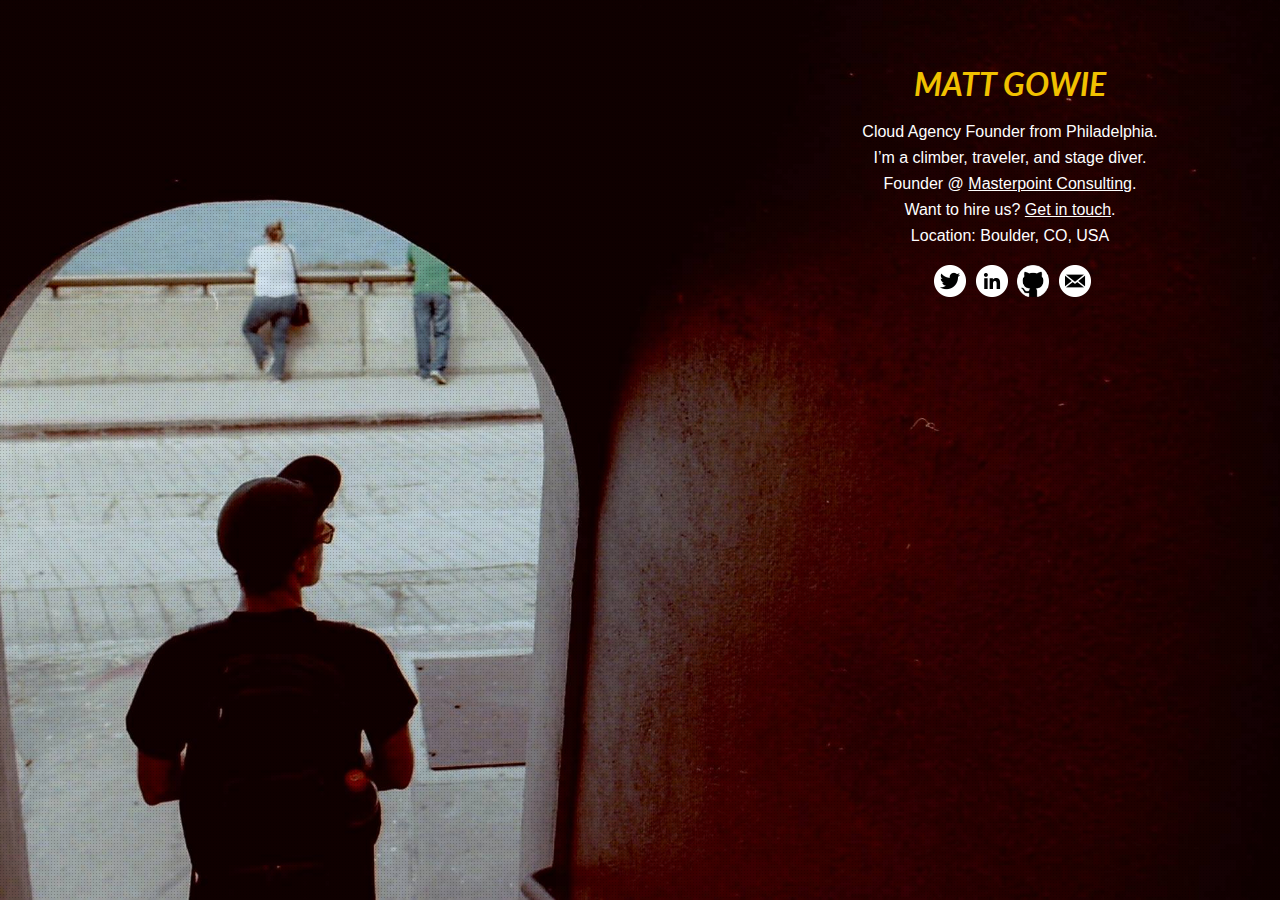
<file: index.html>
<!doctype html>
<html class="no-js" lang="">
  <head>
    <meta charset="utf-8">
    <meta http-equiv="X-UA-Compatible" content="IE=edge,chrome=1">

    <title>@Gowiem</title>
    <meta name="title" property="og:title" content="Personal website of Matt Gowie.">
    <meta name="description" property="og:description" content="Cloud Architect, Climber, Traveler, and Stage Diver.">
    <meta name="author" property="og:author" content="Matt Gowie">
    <meta name="type" property="og:type" content="Personal">
    <meta name="image" property="og:image" content="https://mattgowie.com/img/exit-32-headshot.jpg">

    <!-- Meta Tags Generated via http://heymeta.com -->
    <!-- Google / Search Engine Tags -->
    <meta itemprop="name" content="Personal website of Matt Gowie.">
    <meta itemprop="description" content="Cloud Architect, Climber, Traveler, and Stage Diver.">
    <meta itemprop="image" content="https://mattgowie.com/img/exit-32-headshot.jpg">

    <!-- Facebook Meta Tags -->
    <meta property="og:url" content="https://masterpoint.io">
    <meta property="og:title" content="Personal website of Matt Gowie.">
    <meta property="og:description" content="Cloud Architect, Climber, Traveler, and Stage Diver.">
    <meta property="og:image" content="https://mattgowie.com/img/exit-32-headshot.jpg">

    <!-- Twitter Meta Tags -->
    <meta name="twitter:card" content="summary_large_image">
    <meta name="twitter:title" content="Personal website of Matt Gowie.">
    <meta name="twitter:description" content="Cloud Architect, Climber, Traveler, and Stage Diver.">
    <meta name="twitter:image" content="https://mattgowie.com/img/exit-32-headshot.jpg">

    <meta name="viewport" content="width=device-width, initial-scale=1">

    <link rel="stylesheet" href="css/normalize.min.css">
    <link rel="stylesheet" href="css/main.css">
    <link href="//fonts.googleapis.com/css?family=Lato" type="text/css" rel="stylesheet">

    <script src="js/vendor/modernizr-2.8.3.min.js"></script>
    <script src="https://code.jquery.com/jquery-3.1.1.min.js" integrity="sha256-hVVnYaiADRTO2PzUGmuLJr8BLUSjGIZsDYGmIJLv2b8=" crossorigin="anonymous"></script>
    <script src="js/main.js"></script>

    <script>
      (function(i,s,o,g,r,a,m){i['GoogleAnalyticsObject']=r;i[r]=i[r]||function(){
      (i[r].q=i[r].q||[]).push(arguments)},i[r].l=1*new Date();a=s.createElement(o),
      m=s.getElementsByTagName(o)[0];a.async=1;a.src=g;m.parentNode.insertBefore(a,m)
      })(window,document,'script','https://www.google-analytics.com/analytics.js','ga');

      ga('create', 'UA-36954536-3', 'auto');
      ga('send', 'pageview');

    </script>
  </head>
  <body>
    <!--[if lt IE 8]>
        <p class="browserupgrade">You are using an <strong>outdated</strong> browser. Please <a href="http://browsehappy.com/">upgrade your browser</a> to improve your experience.</p>
    <![endif]-->
    <main class="wrapper">
      <div class="full-screen-img climbing-img"></div>
      <div class="full-screen-img main-img"></div>
      <div class="full-screen-img overlay-img"></div>
      </div>
      <div class="content">
        <h1 class="name">MATT GOWIE</h1>
        <p>
          Cloud Agency Founder from Philadelphia.
          </br>
          I’m a <span class="the-rollover">climber</span>, traveler, and <a class="hidden-link" title="New Direction!" href="https://www.youtube.com/watch?v=OEiSYExekl4" target="_blank">stage diver</a>.
          </br>
          Founder @ <a href="https://masterpoint.io" title="Masterpoint Consulting Website" target="_blank">Masterpoint Consulting</a>.
          </br>
          Want to hire us? <a href="mailto:matt@masterpoint.io?subject=Hello!" target="_blank" title="Email about contract">Get in touch</a>.
          </br>
          <span>Location:</span>
          <span class="current-location">Boulder, CO, USA</span>
        </p>
        <ul class="share-buttons">
          <li><a href="https://twitter.com/Gowiem" target="_blank" title="Twitter"><img src="img/flat_web_icon_set/inverted/Twitter.png"></a></li>
          <li><a href="https://linkedin.com/in/Gowiem" target="_blank" title="LinkedIn"><img src="img/flat_web_icon_set/inverted/LinkedIn.png"></a></li>
          <li class="github-icon"><a href="https://www.github.com/Gowiem" target="_blank" title="Github"><img src="img/github-white.png"></a></li>
          <li><a href="mailto:gowie.matt@gmail.com?subject=Hello!" target="_blank" title="Email"><img src="img/flat_web_icon_set/inverted/Email.png"></a></li>
        </ul>
      </div>
    </main>
  </body>
</html>
</file>
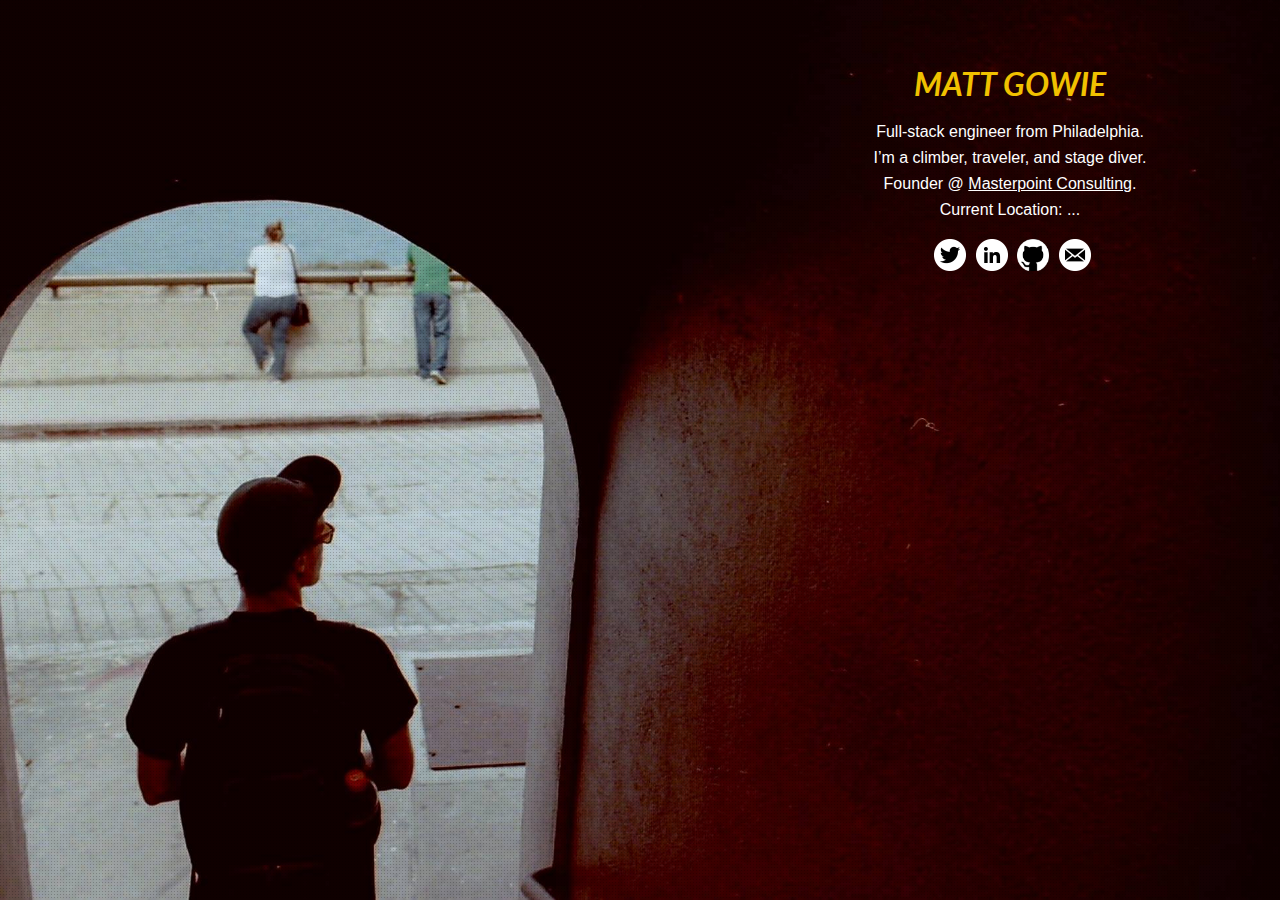
<file: src/index.html>
<!doctype html>
<html class="no-js" lang="">
  <head>
    <meta charset="utf-8">
    <meta http-equiv="X-UA-Compatible" content="IE=edge,chrome=1">
    <title>@Gowiem</title>
    <meta name="description" content="Personal website of Matt Gowie.">
    <meta name="viewport" content="width=device-width, initial-scale=1">

    <link rel="stylesheet" href="css/normalize.min.css">
    <link rel="stylesheet" href="css/main.css">
    <link href="//fonts.googleapis.com/css?family=Lato" type="text/css" rel="stylesheet">

    <script src="js/vendor/modernizr-2.8.3.min.js"></script>
    <script src="https://code.jquery.com/jquery-3.1.1.min.js" integrity="sha256-hVVnYaiADRTO2PzUGmuLJr8BLUSjGIZsDYGmIJLv2b8=" crossorigin="anonymous"></script>
    <script src="js/main.js"></script>

    <script>
      (function(i,s,o,g,r,a,m){i['GoogleAnalyticsObject']=r;i[r]=i[r]||function(){
      (i[r].q=i[r].q||[]).push(arguments)},i[r].l=1*new Date();a=s.createElement(o),
      m=s.getElementsByTagName(o)[0];a.async=1;a.src=g;m.parentNode.insertBefore(a,m)
      })(window,document,'script','https://www.google-analytics.com/analytics.js','ga');

      ga('create', 'UA-36954536-3', 'auto');
      ga('send', 'pageview');

    </script>
  </head>
  <body>
    <!--[if lt IE 8]>
        <p class="browserupgrade">You are using an <strong>outdated</strong> browser. Please <a href="http://browsehappy.com/">upgrade your browser</a> to improve your experience.</p>
    <![endif]-->
    <main class="wrapper">
      <div class="full-screen-img climbing-img"></div>
      <div class="full-screen-img main-img"></div>
      <div class="full-screen-img overlay-img"></div>
      </div>
      <div class="content">
        <h1 class="name">MATT GOWIE</h1>
        <p>
          Full-stack engineer from Philadelphia.
          </br>
          I’m a <span class="the-rollover">climber</span>, traveler, and <a class="hidden-link" title="Start Today!" href="https://www.youtube.com/watch?v=o6UrFLlXslI" target="_blank">stage diver</a>.
          </br>
          Founder @ <a href="https://masterpoint.io" title="Masterpoint Consulting Website" target="_blank">Masterpoint Consulting</a>.
          </br>
          <a class="hidden-link"
             title="The code that powers getting my last location."
             href="https://github.com/Gowiem/whereami.com/blob/master/lib/router.ex#L23">
            Current Location:
          </a>
          <span class="current-location">...</span>
          <a href="https://github.com/Gowiem/whereami.com/blob/master/lib/router.ex#L23" target="_blank" class="pin hidden">
            <img src="img/pin-icon5.png">
          </a>
        </p>
        <ul class="share-buttons">
          <li><a href="https://twitter.com/Gowiem" target="_blank" title="Twitter"><img src="img/flat_web_icon_set/inverted/Twitter.png"></a></li>
          <li><a href="https://linkedin.com/in/Gowiem" target="_blank" title="LinkedIn"><img src="img/flat_web_icon_set/inverted/LinkedIn.png"></a></li>
          <li class="github-icon"><a href="https://www.github.com/Gowiem" target="_blank" title="Github"><img src="img/github-white.png"></a></li>
          <li><a href="mailto:gowie.matt@gmail.com?subject=Hello!" target="_blank" title="Email"><img src="img/flat_web_icon_set/inverted/Email.png"></a></li>
        </ul>
      </div>
    </main>
  </body>
</html>
</file>
<file: css/main.css>
html {
    color: #222;
    font-size: 1em;
    line-height: 1.4;
}

body {
    font: 16px/26px Helvetica, Helvetica Neue, Arial;
}

.full-screen-img {
  position: absolute;
  top: 0;
  right: 0;
  left: 0;
  bottom: 0;
  height: 100%;
}

a {
  color: white;
}

a:visited {
  color: white;
}

.main-img {
  background: url(../img/san-diego.jpg) center center no-repeat;
  background-size: cover;
  -webkit-transition: opacity 1s ease-in-out;
  -moz-transition: opacity 1s ease-in-out;
  -o-transition: opacity 1s ease-in-out;
  transition: opacity 1s ease-in-out;
}

.main-img.transparent {
  opacity: 0;
}

.overlay-img {
  background: url(../img/overlay.png);
  background-color: transparent;
  opacity: 0.5;
  width: 100%;
}

.climbing-img {
  background: url(../img/screaming-yellow.jpg) center center no-repeat;
  background-size: cover;
  -webkit-transition: opacity 1s ease-in-out;
  -moz-transition: opacity 1s ease-in-out;
  -o-transition: opacity 1s ease-in-out;
  transition: opacity 1s ease-in-out;
}

.content {
  position: absolute;
  top: 50px;
  right: 70px;
  color: #fff;
  text-align: center;
  width: 400px;
}

.name {
  font-family: 'Lato';
  font-style: italic;
  color: #f1c100;
}

.pin img {
  height: 18px;
}

.current-location-holder {
  margin: 60px;
}

.the-rollover {
  cursor: cell;
}

.hidden-link {
  color: #fff;
  text-decoration: none;
}

.hidden-link:hover {
  color: #fff;
  text-decoration: underline;
}

.browserupgrade {
    position: fixed;
    top: 0;
    left: 0;
    right: 0;
    z-index: 100;
    margin: 0 0;
    padding: 0.2em 0;
    background: #ccc;
    color: #000;
    text-align: center;
}

.share-buttons {
  list-style: none;
  padding: 0;
}

.share-buttons li {
  display: inline;
  margin-left: 5px;
}

.share-buttons .github-icon {
  width: 32px;
  height: 32px;
  background-color: black;
  border-radius: 100%;
  display: inline-block;
}

.share-buttons .github-icon img {
  width: 100%;
  height: 100%;
}

/* ==========================================================================
   Media Queries
   ========================================================================== */

@media only screen and (max-width: 480px) {
  .main-img {
    background-image: url(../img/san-diego-crop.jpg);
    top: 100px;
  }

  .content {
    padding-top: 30px;
    top: 0;
    left: 0;
    right: 0;
    background-color: #0e0000;
    height: 200px;
    width: 100%;
  }
}

@media only screen and (max-width: 768px) {
  .main-img {
    background-image: url(../img/san-diego-crop.jpg);
    top: 170px;
  }

  .content {
    top: 0;
    left: 0;
    right: 0;
    background-color: #0e0000;
    height: 170px;
    width: 100%;
  }
}

@media only screen and (max-width: 1140px) {

}

/* Clearfix */
.clearfix:before,
.clearfix:after {
    content: " ";
    display: table;
}

.clearfix:after {
    clear: both;
}

.clearfix {
    *zoom: 1;
}

.hidden {
  display: none;
}
</file>
<file: src/css/main.css>
html {
    color: #222;
    font-size: 1em;
    line-height: 1.4;
}

body {
    font: 16px/26px Helvetica, Helvetica Neue, Arial;
}

.full-screen-img {
  position: absolute;
  top: 0;
  right: 0;
  left: 0;
  bottom: 0;
  height: 100%;
}

a {
  color: white;
}

a:visited {
  color: white;
}

.main-img {
  background: url(../img/san-diego.jpg) center center no-repeat;
  background-size: cover;
  -webkit-transition: opacity 1s ease-in-out;
  -moz-transition: opacity 1s ease-in-out;
  -o-transition: opacity 1s ease-in-out;
  transition: opacity 1s ease-in-out;
}

.main-img.transparent {
  opacity: 0;
}

.overlay-img {
  background: url(../img/overlay.png);
  background-color: transparent;
  opacity: 0.5;
  width: 100%;
}

.climbing-img {
  background: url(../img/screaming-yellow.jpg) center center no-repeat;
  background-size: cover;
  -webkit-transition: opacity 1s ease-in-out;
  -moz-transition: opacity 1s ease-in-out;
  -o-transition: opacity 1s ease-in-out;
  transition: opacity 1s ease-in-out;
}

.content {
  position: absolute;
  top: 50px;
  right: 70px;
  color: #fff;
  text-align: center;
  width: 400px;
}

.name {
  font-family: 'Lato';
  font-style: italic;
  color: #f1c100;
}

.pin img {
  height: 18px;
}

.current-location-holder {
  margin: 60px;
}

.the-rollover {
  cursor: cell;
}

.hidden-link {
  color: #fff;
  text-decoration: none;
}

.hidden-link:hover {
  color: #fff;
  text-decoration: underline;
}

.browserupgrade {
    position: fixed;
    top: 0;
    left: 0;
    right: 0;
    z-index: 100;
    margin: 0 0;
    padding: 0.2em 0;
    background: #ccc;
    color: #000;
    text-align: center;
}

.share-buttons {
  list-style: none;
  padding: 0;
}

.share-buttons li {
  display: inline;
  margin-left: 5px;
}

.share-buttons .github-icon {
  width: 32px;
  height: 32px;
  background-color: black;
  border-radius: 100%;
  display: inline-block;
}

.share-buttons .github-icon img {
  width: 100%;
  height: 100%;
}

/* ==========================================================================
   Media Queries
   ========================================================================== */

@media only screen and (max-width: 480px) {
  .main-img {
    background-image: url(../img/san-diego-crop.jpg);
    top: 100px;
  }

  .content {
    padding-top: 30px;
    top: 0;
    left: 0;
    right: 0;
    background-color: #0e0000;
    height: 200px;
    width: 100%;
  }
}

@media only screen and (max-width: 768px) {
  .main-img {
    background-image: url(../img/san-diego-crop.jpg);
    top: 170px;
  }

  .content {
    top: 0;
    left: 0;
    right: 0;
    background-color: #0e0000;
    height: 170px;
    width: 100%;
  }
}

@media only screen and (max-width: 1140px) {

}

/* Clearfix */
.clearfix:before,
.clearfix:after {
    content: " ";
    display: table;
}

.clearfix:after {
    clear: both;
}

.clearfix {
    *zoom: 1;
}

.hidden {
  display: none;
}
</file>
